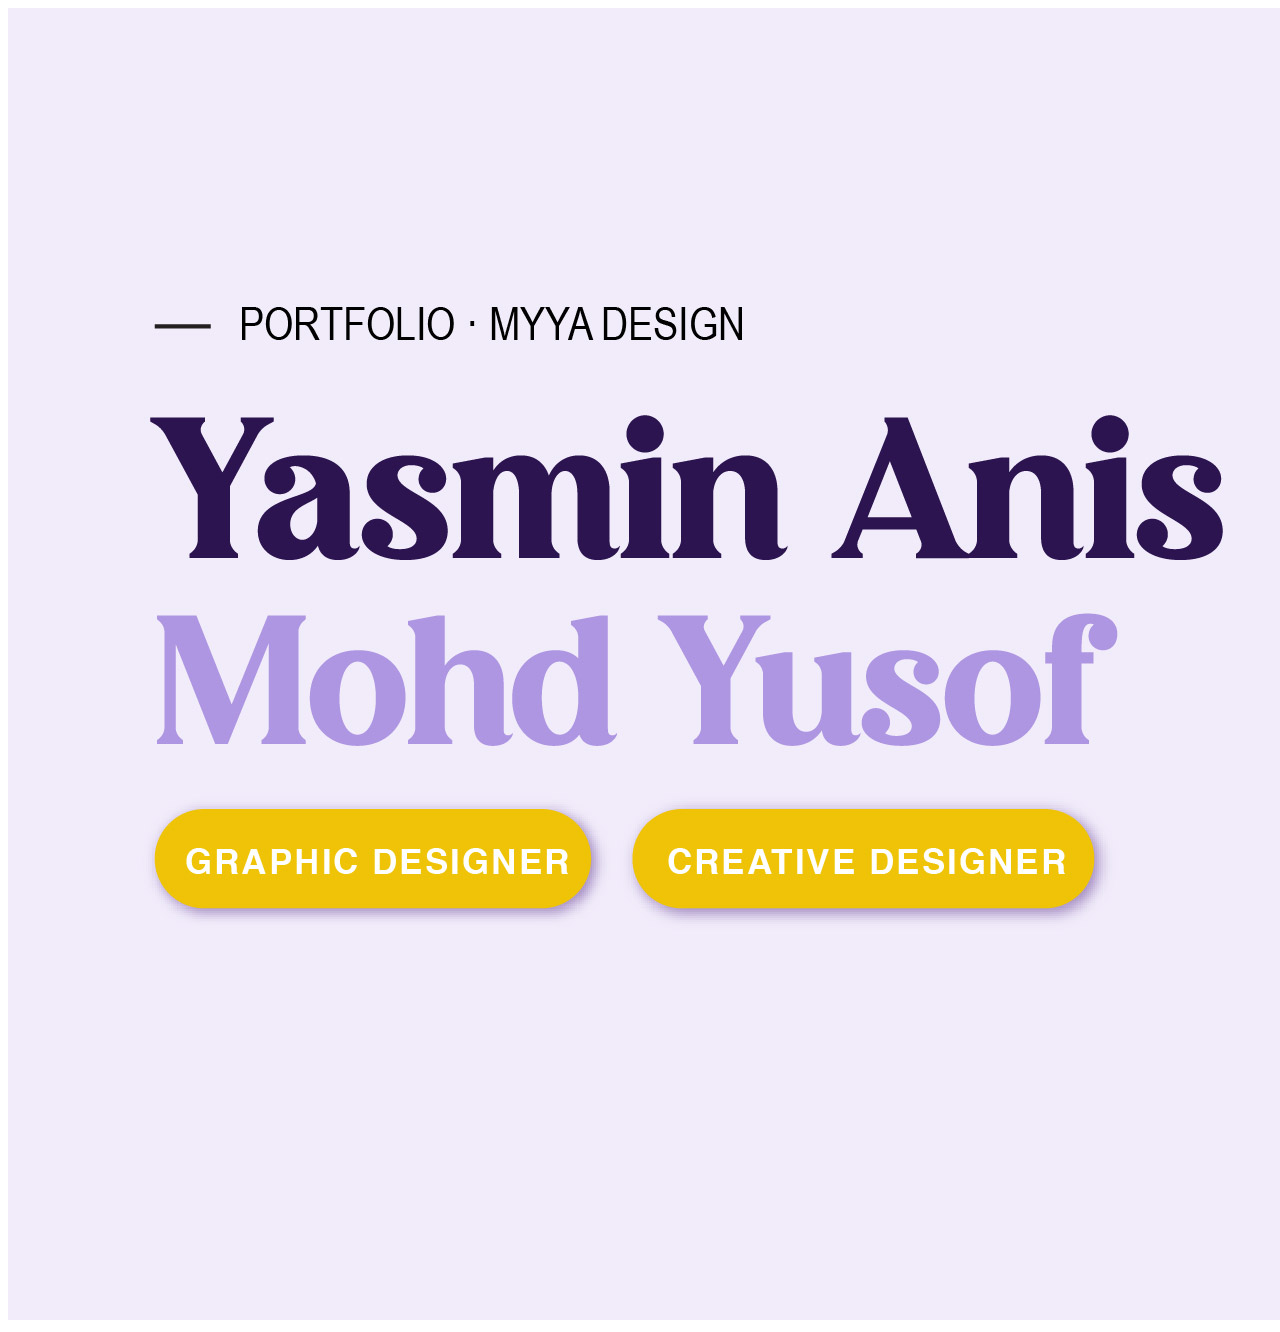
<file: og.html>
<!DOCTYPE html><html><head><meta charset="utf-8"><title>og.jpg</title></head><body><img src="[data-uri]" alt="og.jpg"/></body></html>
</file>
